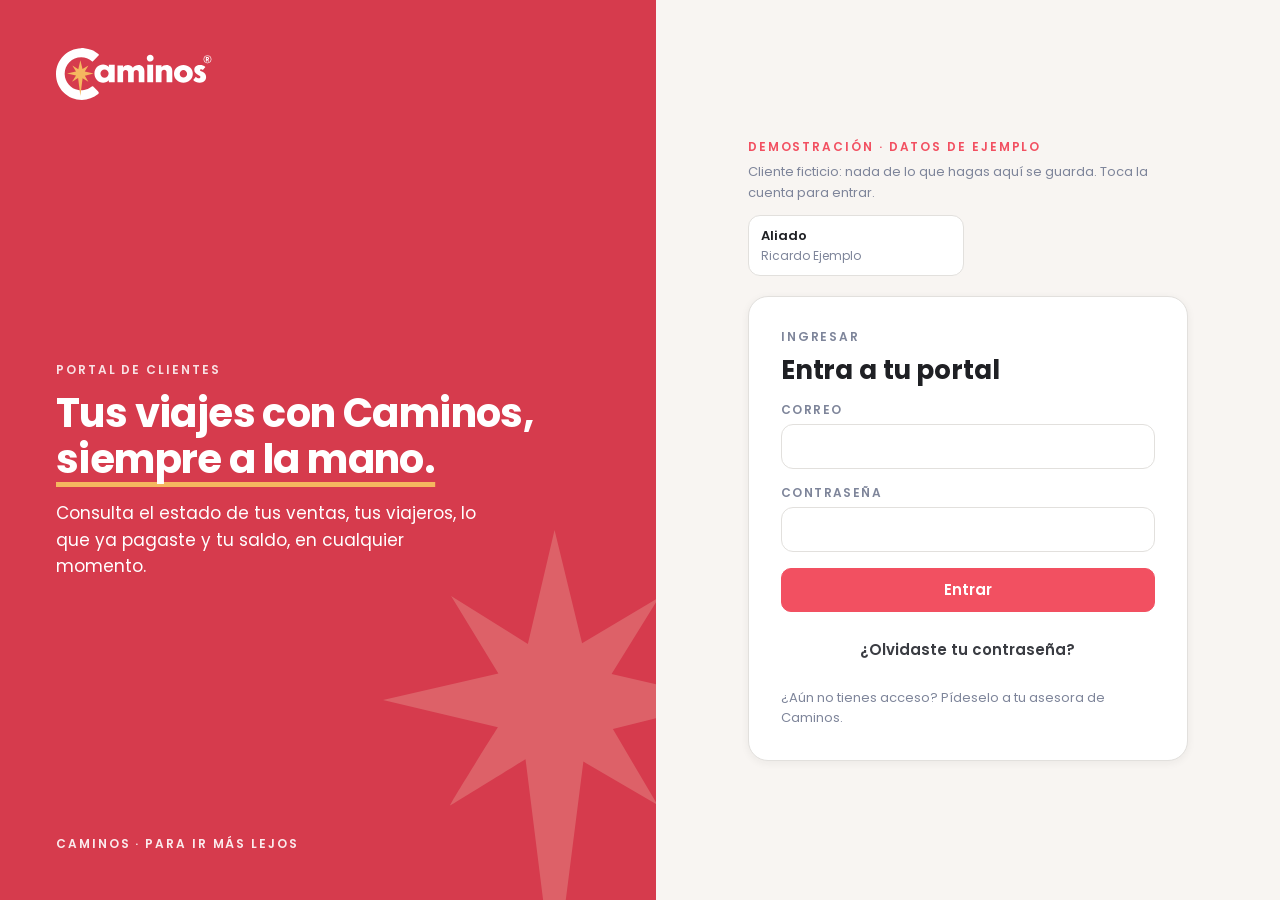
<file: pruebas/clientes-demo.html>
<!doctype html>
<html lang="es">
<head>
  <meta charset="utf-8">
  <meta name="viewport" content="width=device-width, initial-scale=1, viewport-fit=cover">
  <base href="../">
  <title>Portal de clientes · demostración</title>
  <meta name="description" content="Portal de clientes de Caminos: consulta tus ventas, viajeros, pagos y saldo.">
  <meta name="theme-color" content="#F25061">
  <meta name="color-scheme" content="light">
  <meta name="robots" content="noindex, nofollow">
  <link rel="icon" type="image/svg+xml" href="assets/favicon.svg">
  <link rel="preconnect" href="https://fonts.googleapis.com">
  <link rel="preconnect" href="https://fonts.gstatic.com" crossorigin>
  <link rel="stylesheet" href="https://fonts.googleapis.com/css2?family=Poppins:wght@400;500;600;700&display=swap">
  <!-- En cada publicación se cambia ?v= (ver LEEME.md) -->
  <link rel="stylesheet" href="assets/estilos.css?v=2026.11.20-1">
  <link rel="stylesheet" href="assets/app.css?v=2026.11.20-1">
  <link rel="stylesheet" href="assets/clientes.css?v=2026.11.20-1">
</head>
<body>
  <div id="app"></div>
  <noscript><p style="padding:24px">El portal necesita JavaScript activado.</p></noscript>
  <!-- Igual que clientes/index.html, pero con Supabase simulado en memoria y datos de ejemplo -->
  <script src="pruebas/supabase-simulado.js?v=2026.11.20-1"></script>
  <script>window.INTRANET_CONFIG = { supabaseUrl: 'https://demo.local', supabaseKey: 'demo', demo: window.SUPABASE_DEMO };</script>
  <script src="assets/cuenta-cobro.js?v=2026.11.20-1"></script>
  <script src="assets/clientes.js?v=2026.11.20-1"></script>
</body>
</html>
</file>
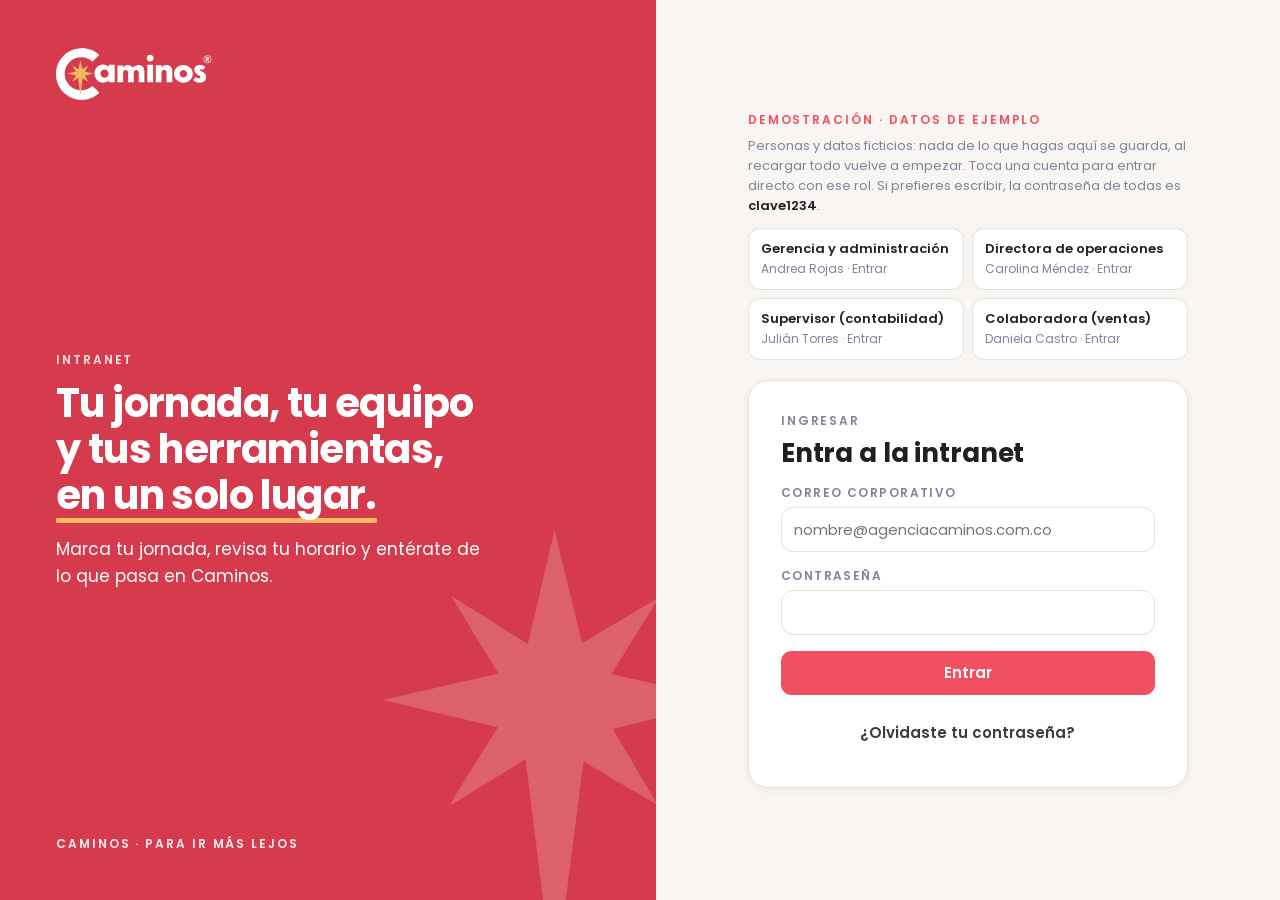
<file: pruebas/demo.html>
<!doctype html>
<html lang="es">
<head>
  <meta charset="utf-8">
  <meta name="viewport" content="width=device-width, initial-scale=1, viewport-fit=cover">
  <base href="../">
  <title>Intranet Caminos · demostración</title>
  <meta name="theme-color" content="#F25061">
  <meta name="color-scheme" content="light">
  <meta name="robots" content="noindex, nofollow">
  <link rel="icon" type="image/svg+xml" href="assets/favicon.svg">
  <link rel="preconnect" href="https://fonts.googleapis.com">
  <link rel="preconnect" href="https://fonts.gstatic.com" crossorigin>
  <link rel="stylesheet" href="https://fonts.googleapis.com/css2?family=Poppins:wght@400;500;600;700&display=swap">
  <link rel="stylesheet" href="assets/estilos.css?v=2026.11.20-1">
  <link rel="stylesheet" href="assets/app.css?v=2026.11.20-1">
</head>
<body>
  <!-- Igual que index.html, pero con Supabase simulado en memoria y datos de ejemplo -->
  <div id="app"></div>
  <script src="pruebas/supabase-simulado.js?v=2026.11.20-1"></script>
  <script>window.INTRANET_CONFIG = { supabaseUrl: 'https://demo.local', supabaseKey: 'demo', demo: window.SUPABASE_DEMO };</script>
  <script src="assets/cuenta-cobro.js?v=2026.11.20-1"></script>
  <script src="assets/legalizacion.js?v=2026.11.20-1"></script>
  <script src="assets/app.js?v=2026.11.20-1"></script>
</body>
</html>
</file>
